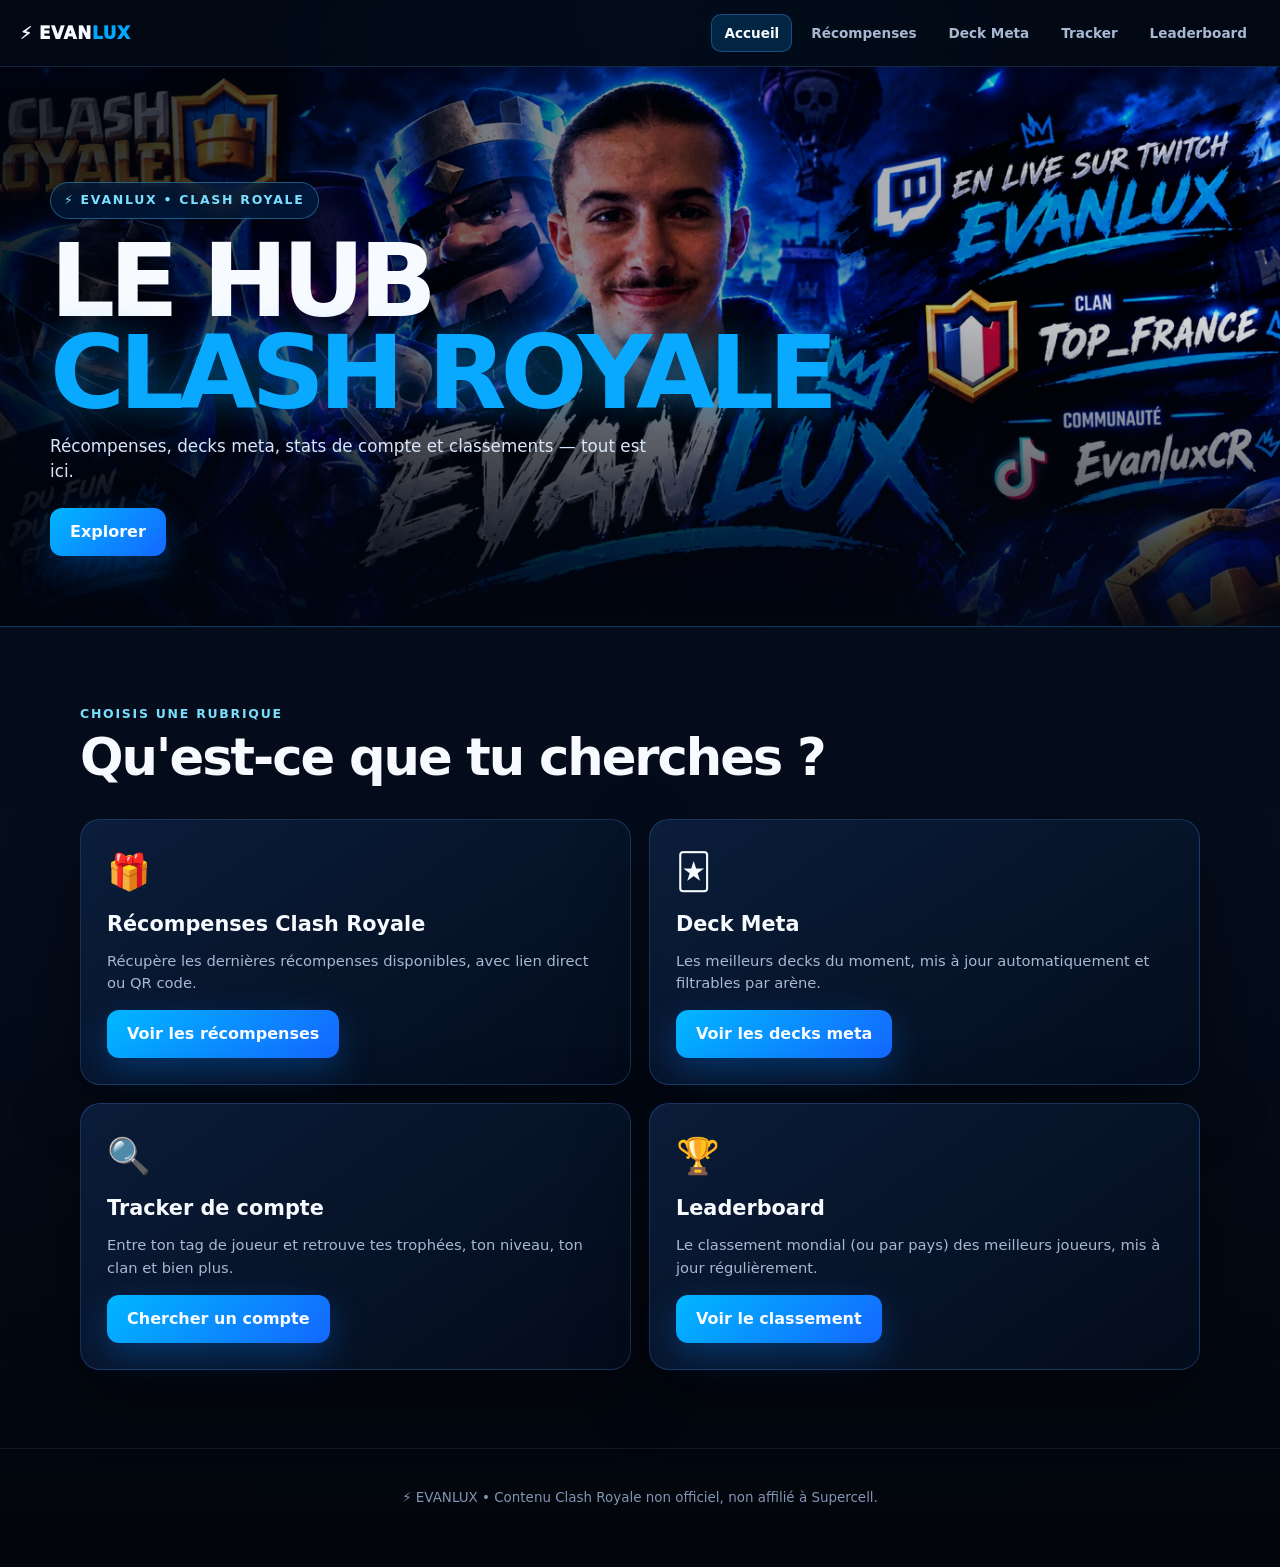
<file: index.html>
<!doctype html>
<html lang="fr">
<head>
  <meta charset="utf-8">
  <meta name="viewport" content="width=device-width, initial-scale=1">
  <meta name="description" content="EvANLUX Clash Royale — récompenses, decks meta, tracker de compte et leaderboard.">
  <title>EvANLUX • Clash Royale Hub</title>

  <meta property="og:title" content="EvANLUX • Clash Royale Hub">
  <meta property="og:description" content="Récompenses, decks meta, tracker de compte et leaderboard Clash Royale.">
  <meta property="og:image" content="assets/banniere.jpeg">
  <meta property="og:type" content="website">
  <meta name="twitter:card" content="summary_large_image">
  <meta name="twitter:title" content="EvANLUX • Clash Royale Hub">
  <meta name="twitter:image" content="assets/banniere.jpeg">

  <link rel="stylesheet" href="style.css">
</head>
<body>
  <nav class="topnav">
    <div class="topnav__brand">⚡ EVAN<span>LUX</span></div>
    <div class="topnav__links">
      <a href="index.html" class="active">Accueil</a>
      <a href="recompenses.html">Récompenses</a>
      <a href="deck-meta.html">Deck Meta</a>
      <a href="tracker.html">Tracker</a>
      <a href="leaderboard.html">Leaderboard</a>
    </div>
  </nav>

  <header class="hero" id="accueil">
    <div class="hero__image" aria-hidden="true"></div>
    <div class="hero__overlay"></div>
    <div class="hero__content">
      <div class="pill">⚡ EVANLUX • CLASH ROYALE</div>
      <h1>Le Hub<br><span>Clash Royale</span></h1>
      <p>Récompenses, decks meta, stats de compte et classements — tout est ici.</p>
      <a class="btn btn--primary" href="#menu">Explorer</a>
    </div>
  </header>

  <main>
    <section class="section" id="menu">
      <div class="section__eyebrow">CHOISIS UNE RUBRIQUE</div>
      <h2>Qu'est-ce que tu cherches ?</h2>

      <div class="menu-grid">
        <article class="menu-card">
          <div class="menu-card__icon">🎁</div>
          <h3>Récompenses Clash Royale</h3>
          <p>Récupère les dernières récompenses disponibles, avec lien direct ou QR code.</p>
          <a class="btn btn--primary" href="recompenses.html">Voir les récompenses</a>
        </article>

        <article class="menu-card">
          <div class="menu-card__icon">🃏</div>
          <h3>Deck Meta</h3>
          <p>Les meilleurs decks du moment, mis à jour automatiquement et filtrables par arène.</p>
          <a class="btn btn--primary" href="deck-meta.html">Voir les decks meta</a>
        </article>

        <article class="menu-card">
          <div class="menu-card__icon">🔍</div>
          <h3>Tracker de compte</h3>
          <p>Entre ton tag de joueur et retrouve tes trophées, ton niveau, ton clan et bien plus.</p>
          <a class="btn btn--primary" href="tracker.html">Chercher un compte</a>
        </article>

        <article class="menu-card">
          <div class="menu-card__icon">🏆</div>
          <h3>Leaderboard</h3>
          <p>Le classement mondial (ou par pays) des meilleurs joueurs, mis à jour régulièrement.</p>
          <a class="btn btn--primary" href="leaderboard.html">Voir le classement</a>
        </article>
      </div>
    </section>
  </main>

  <footer>
    <p>⚡ EVANLUX • Contenu Clash Royale non officiel, non affilié à Supercell.</p>
  </footer>
</body>
</html>
</file>
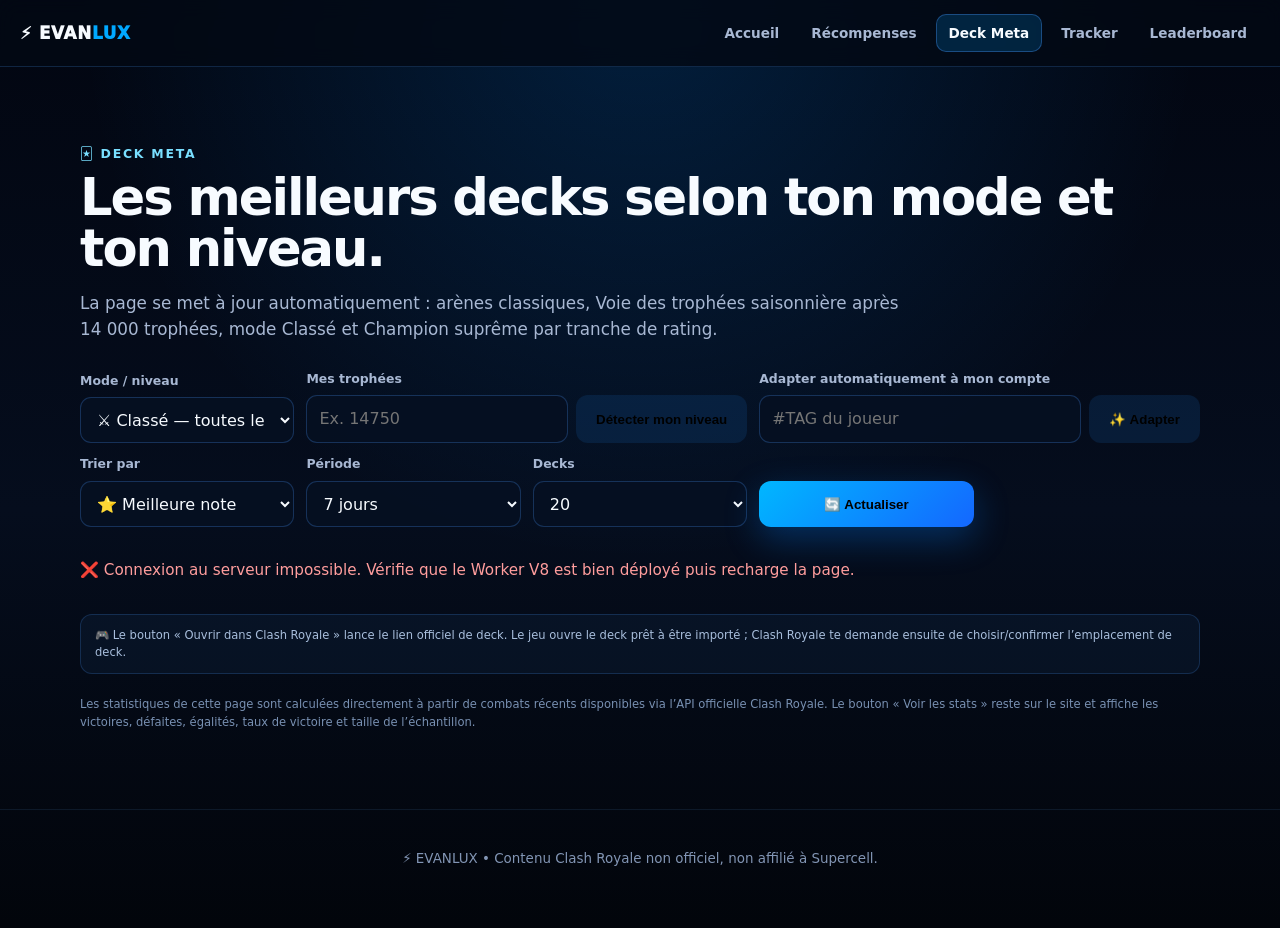
<file: deck-meta.html>
<!doctype html>
<html lang="fr">
<head>
  <meta charset="utf-8">
  <meta name="viewport" content="width=device-width, initial-scale=1">
  <meta name="description" content="Decks meta Clash Royale mis à jour automatiquement : meilleurs decks Ranked et par arène.">
  <title>EvANLUX • Deck Meta</title>
  <link rel="stylesheet" href="style.css">
</head>
<body>
  <nav class="topnav">
    <div class="topnav__brand">⚡ EVAN<span>LUX</span></div>
    <div class="topnav__links">
      <a href="index.html">Accueil</a>
      <a href="recompenses.html">Récompenses</a>
      <a href="deck-meta.html" class="active">Deck Meta</a>
      <a href="tracker.html">Tracker</a>
      <a href="leaderboard.html">Leaderboard</a>
    </div>
  </nav>

  <main>
    <section class="section">
      <div class="section__eyebrow">🃏 DECK META</div>
      <h2>Les meilleurs decks selon ton mode et ton niveau.</h2>
      <p class="lead">La page se met à jour automatiquement : arènes classiques, Voie des trophées saisonnière après 14 000 trophées, mode Classé et Champion suprême par tranche de rating.</p>

      <div class="meta-controls">
        <div class="meta-control">
          <label for="arena-select">Mode / niveau</label>
          <select id="arena-select"></select>
        </div>

        <div class="meta-control meta-control--trophies">
          <label for="trophy-input">Mes trophées</label>
          <div class="meta-inline">
            <input id="trophy-input" type="number" min="0" max="25000" step="1" placeholder="Ex. 14750">
            <button id="detect-arena-btn" class="btn btn--secondary" type="button">Détecter mon niveau</button>
          </div>
        </div>

        <div class="meta-control meta-control--trophies">
          <label for="meta-player-tag">Adapter automatiquement à mon compte</label>
          <div class="meta-inline">
            <input id="meta-player-tag" type="text" placeholder="#TAG du joueur" autocomplete="off" spellcheck="false">
            <button id="detect-player-btn" class="btn btn--secondary" type="button">✨ Adapter</button>
          </div>
        </div>

        <div class="meta-control">
          <label for="sort-select">Trier par</label>
          <select id="sort-select">
            <option value="rating" selected>⭐ Meilleure note</option>
            <option value="win">🔥 Taux de victoire</option>
            <option value="pop">📈 Popularité</option>
          </select>
        </div>

        <div class="meta-control">
          <label for="time-select">Période</label>
          <select id="time-select">
            <option value="1d">24 heures</option>
            <option value="3d">3 jours</option>
            <option value="7d" selected>7 jours</option>
          </select>
        </div>

        <div class="meta-control">
          <label for="deck-limit-select">Decks</label>
          <select id="deck-limit-select">
            <option value="10">10</option>
            <option value="20" selected>20</option>
            <option value="30">30</option>
          </select>
        </div>

        <button id="meta-refresh-btn" class="btn btn--primary meta-refresh" type="button">🔄 Actualiser</button>
      </div>

      <div id="meta-context" class="meta-context"></div>
      <div id="meta-state" class="state-msg">Chargement des decks meta...</div>
      <div id="meta-grid" class="meta-deck-grid"></div>

      <p class="meta-source-note meta-game-note">🎮 Le bouton « Ouvrir dans Clash Royale » lance le lien officiel de deck. Le jeu ouvre le deck prêt à être importé ; Clash Royale te demande ensuite de choisir/confirmer l’emplacement de deck.</p>

      <p class="meta-source-note">
        Les statistiques de cette page sont calculées directement à partir de combats récents disponibles via l’API officielle Clash Royale. Le bouton « Voir les stats » reste sur le site et affiche les victoires, défaites, égalités, taux de victoire et taille de l’échantillon.
      </p>
    </section>
  </main>

  <footer>
    <p>⚡ EVANLUX • Contenu Clash Royale non officiel, non affilié à Supercell.</p>
  </footer>

  <script src="config.js?v=8"></script>
  <script src="deck-meta.js?v=9"></script>
</body>
</html>
</file>
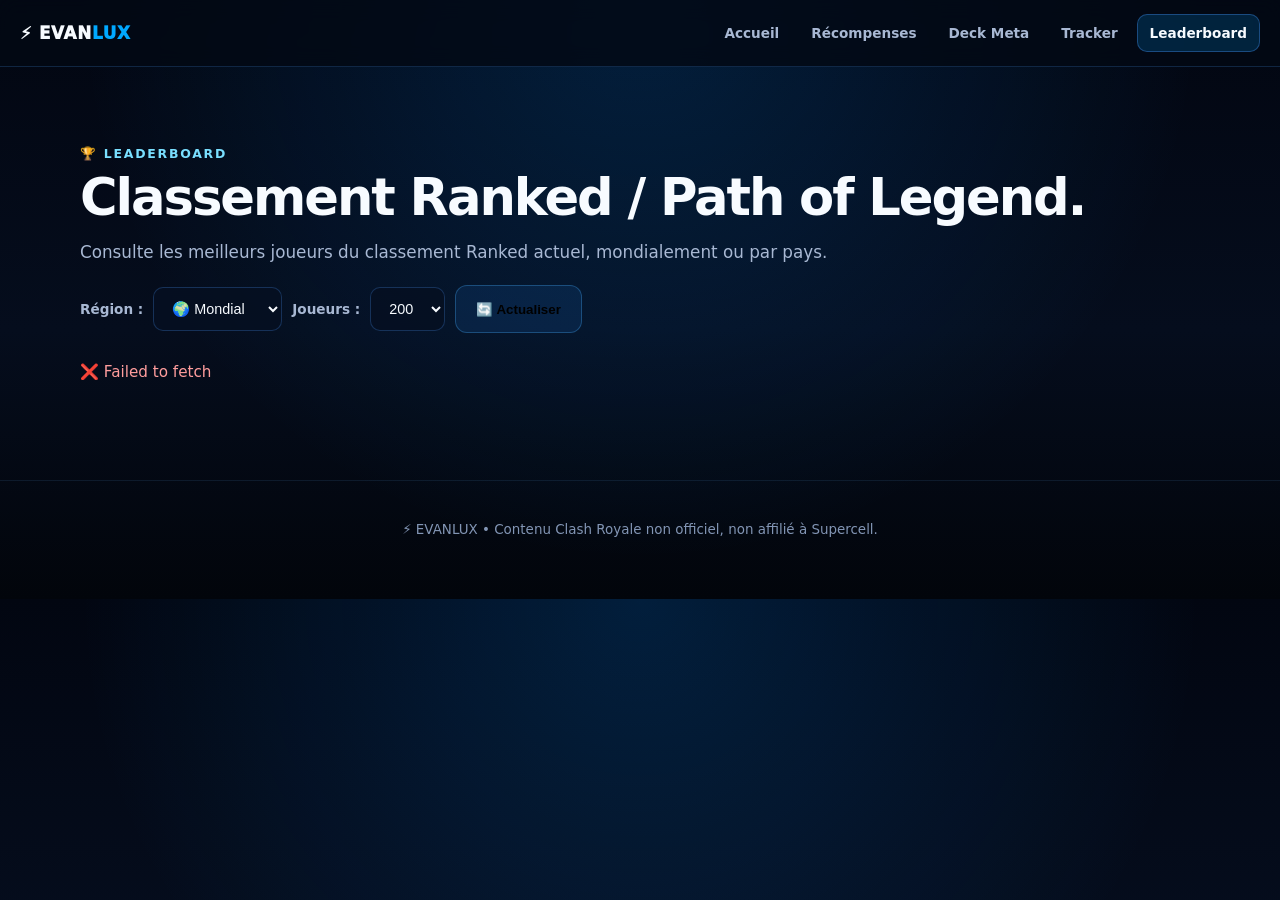
<file: leaderboard.html>
<!doctype html>
<html lang="fr">
<head>
  <meta charset="utf-8">
  <meta name="viewport" content="width=device-width, initial-scale=1">
  <meta name="description" content="Classement Clash Royale Ranked / Path of Legend mondial et par pays.">
  <title>EvANLUX • Leaderboard Ranked</title>
  <link rel="stylesheet" href="style.css">
</head>
<body>
  <nav class="topnav">
    <div class="topnav__brand">⚡ EVAN<span>LUX</span></div>
    <div class="topnav__links">
      <a href="index.html">Accueil</a>
      <a href="recompenses.html">Récompenses</a>
      <a href="deck-meta.html">Deck Meta</a>
      <a href="tracker.html">Tracker</a>
      <a href="leaderboard.html" class="active">Leaderboard</a>
    </div>
  </nav>

  <main>
    <section class="section">
      <div class="section__eyebrow">🏆 LEADERBOARD</div>
      <h2>Classement Ranked / Path of Legend.</h2>
      <p class="lead">Consulte les meilleurs joueurs du classement Ranked actuel, mondialement ou par pays.</p>

      <div class="leaderboard-controls">
        <label for="region-select">Région :</label>
        <select id="region-select">
          <option value="global">🌍 Mondial</option>
          <option value="57000087">🇫🇷 France</option>
          <option value="57000029">🇧🇪 Belgique</option>
          <option value="57000047">🇨🇦 Canada</option>
        </select>

        <label for="limit-select">Joueurs :</label>
        <select id="limit-select">
          <option value="50">50</option>
          <option value="100">100</option>
          <option value="200" selected>200</option>
          <option value="500">500</option>
        </select>

        <button id="refresh-btn" class="btn btn--secondary">🔄 Actualiser</button>
      </div>

      <div id="state" class="state-msg">Chargement du classement...</div>

      <div class="table-scroll">
        <table class="leaderboard-table" id="leaderboard-table" style="display:none">
          <thead id="leaderboard-head"></thead>
          <tbody id="leaderboard-body"></tbody>
        </table>
      </div>
    </section>
  </main>

  <footer>
    <p>⚡ EVANLUX • Contenu Clash Royale non officiel, non affilié à Supercell.</p>
  </footer>

  <script src="config.js?v=8"></script>
  <script src="leaderboard.js?v=8"></script>
</body>
</html>
</file>
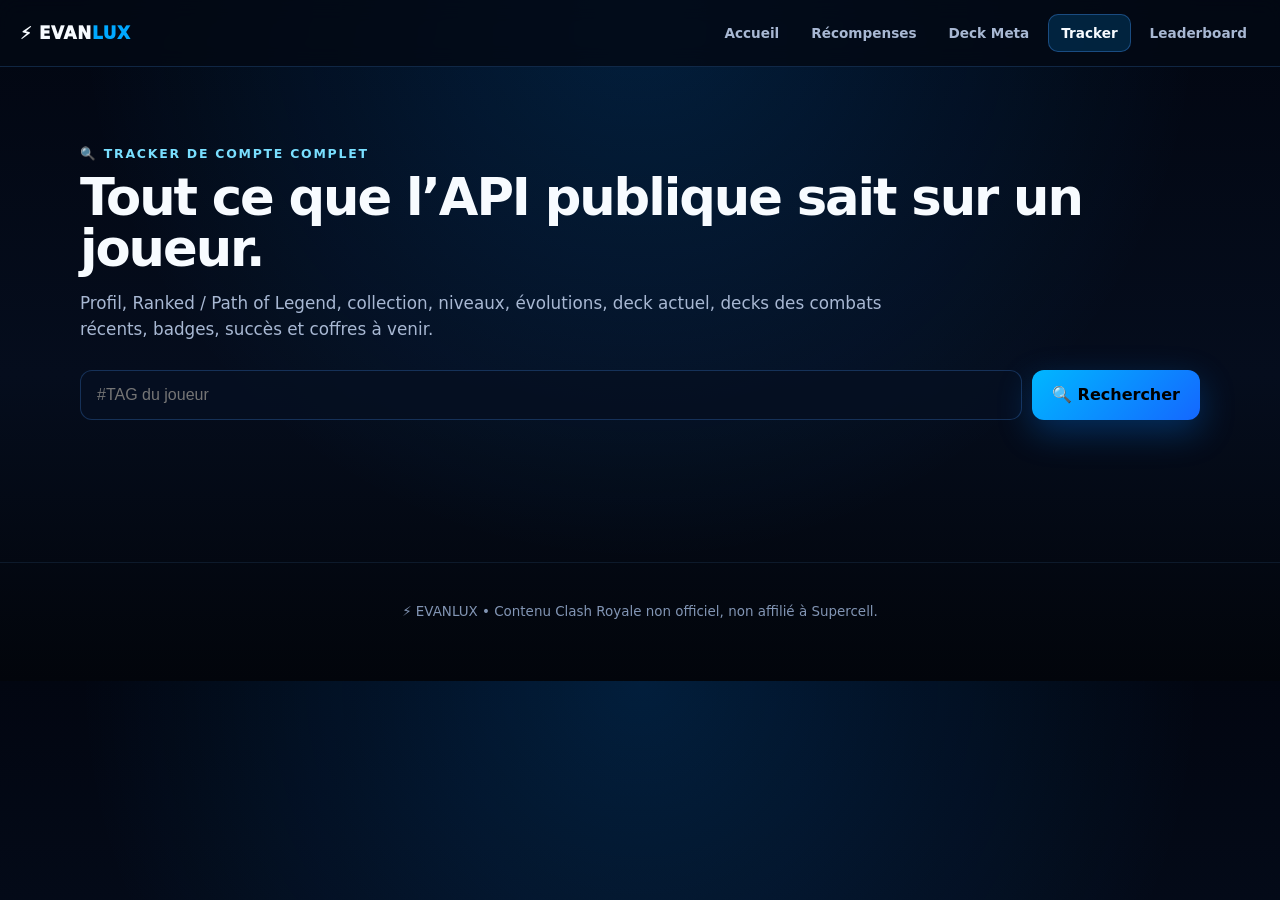
<file: tracker.html>
<!doctype html>
<html lang="fr">
<head>
  <meta charset="utf-8">
  <meta name="viewport" content="width=device-width, initial-scale=1">
  <meta name="description" content="Tracker Clash Royale complet : profil, Ranked, decks récents, cartes, évolutions, badges et coffres.">
  <title>EvANLUX • Tracker complet</title>
  <link rel="stylesheet" href="style.css">
</head>
<body>
  <nav class="topnav">
    <div class="topnav__brand">⚡ EVAN<span>LUX</span></div>
    <div class="topnav__links">
      <a href="index.html">Accueil</a>
      <a href="recompenses.html">Récompenses</a>
      <a href="deck-meta.html">Deck Meta</a>
      <a href="tracker.html" class="active">Tracker</a>
      <a href="leaderboard.html">Leaderboard</a>
    </div>
  </nav>

  <main>
    <section class="section">
      <div class="section__eyebrow">🔍 TRACKER DE COMPTE COMPLET</div>
      <h2>Tout ce que l’API publique sait sur un joueur.</h2>
      <p class="lead">Profil, Ranked / Path of Legend, collection, niveaux, évolutions, deck actuel, decks des combats récents, badges, succès et coffres à venir.</p>

      <form id="tracker-form" class="search-box">
        <input type="text" id="tag-input" placeholder="#TAG du joueur" autocomplete="off" spellcheck="false">
        <button type="submit" class="btn btn--primary">🔍 Rechercher</button>
      </form>

      <div id="state" class="state-msg"></div>

      <article id="profile-card" class="profile-card profile-card--wide">
        <div class="profile-head">
          <div>
            <h2 id="p-name">—</h2>
            <div class="tag" id="p-tag">—</div>
          </div>
          <div class="profile-head__meta" id="p-clan"></div>
        </div>

        <details class="profile-collapse" id="p-stats-section">
          <summary><span>📊 Statistiques complètes</span><span class="collapse-hint">Voir les stats</span></summary>
          <div class="collapse-content">
            <div class="stat-grid" id="p-stats"></div>
          </div>
        </details>

        <details class="profile-collapse" id="p-pol-section">
          <summary><span>🏅 Ranked / Path of Legend</span><span class="collapse-hint">Ligue, rating, rang</span></summary>
          <div class="collapse-content">
            <div class="stat-grid" id="p-pol"></div>
          </div>
        </details>

        <details class="profile-collapse" id="p-progress-section">
          <summary><span>🛣️ Progression des modes</span><span class="collapse-hint">Voir les progressions</span></summary>
          <div class="collapse-content">
            <div class="progress-grid" id="p-progress"></div>
          </div>
        </details>

        <details class="profile-collapse" id="p-favcard-section">
          <summary><span>⭐ Carte favorite</span><span class="collapse-hint">Afficher</span></summary>
          <div class="collapse-content">
            <div class="fav-card" id="p-favcard"></div>
          </div>
        </details>

        <details class="profile-collapse" id="p-deck-section">
          <summary><span>🃏 Decks du joueur</span><span class="collapse-hint">Deck actuel + Best deck récent</span></summary>
          <div class="collapse-content">
            <div id="p-current-deck-wrap">
              <h4 class="collapse-subtitle">🃏 Deck actuel</h4>
              <div class="deck-grid" id="p-deck"></div>
              <div id="p-support-deck-wrap" class="sub-block">
                <h4>🏰 Troupe de tour / Support du deck</h4>
                <div class="deck-grid" id="p-support-deck"></div>
              </div>
            </div>

            <div id="p-best-deck-wrap" class="sub-block best-deck-block">
              <div class="section-row section-row--wrap">
                <h4 class="collapse-subtitle">🔥 Best deck récent</h4>
                <span class="mini-note" id="p-best-deck-meta"></span>
              </div>
              <p class="mini-note">Calculé uniquement à partir des combats récents disponibles dans l’API.</p>
              <div class="deck-grid" id="p-best-deck"></div>
            </div>
          </div>
        </details>

        <details class="profile-collapse" id="p-battles-section">
          <summary>
            <span>⚔️ Combats récemment joués</span>
            <span class="collapse-hint" id="p-battle-summary"></span>
          </summary>
          <div class="collapse-content">
            <div class="battle-list" id="p-battles"></div>
          </div>
        </details>

        <details class="profile-collapse" id="p-chests-section">
          <summary><span>📦 Coffres à venir</span><span class="collapse-hint">Afficher</span></summary>
          <div class="collapse-content">
            <div class="chest-list" id="p-chests"></div>
          </div>
        </details>

        <details class="profile-collapse" id="p-cards-section">
          <summary>
            <span>🗂️ Collection complète de cartes</span>
            <span class="collapse-hint" id="p-card-summary"></span>
          </summary>
          <div class="collapse-content">
            <div class="section-row section-row--wrap collection-toolbar">
              <span class="mini-note">Niveaux, quantités, raretés, évolutions et héros.</span>
              <input class="collection-search" id="card-filter" type="search" placeholder="Filtrer une carte...">
            </div>
            <div class="collection-grid" id="p-cards"></div>
          </div>
        </details>

        <details class="profile-collapse" id="p-support-cards-section">
          <summary><span>🏰 Cartes de support / troupes de tour</span><span class="collapse-hint">Afficher</span></summary>
          <div class="collapse-content">
            <div class="collection-grid" id="p-support-cards"></div>
          </div>
        </details>

        <details class="profile-collapse" id="p-badges-section">
          <summary><span>🎖️ Badges</span><span class="collapse-hint">Afficher</span></summary>
          <div class="collapse-content">
            <div class="detail-grid" id="p-badges"></div>
          </div>
        </details>

        <details class="profile-collapse" id="p-achievements-section">
          <summary><span>🏆 Succès / achievements</span><span class="collapse-hint">Afficher</span></summary>
          <div class="collapse-content">
            <div class="detail-grid" id="p-achievements"></div>
          </div>
        </details>

        <details class="profile-collapse raw-details">
          <summary><span>🧪 Données API brutes</span><span class="collapse-hint">Tous les champs</span></summary>
          <div class="collapse-content">
            <pre id="p-raw"></pre>
          </div>
        </details>
      </article>

    </section>
  </main>

  <footer>
    <p>⚡ EVANLUX • Contenu Clash Royale non officiel, non affilié à Supercell.</p>
  </footer>

  <script src="config.js?v=8"></script>
  <script src="tracker.js?v=8"></script>
</body>
</html>
</file>
<file: style.css>
:root{
  --bg:#030712;
  --bg-2:#071226;
  --card:rgba(10,24,49,.78);
  --line:rgba(72,153,255,.25);
  --blue:#00a8ff;
  --blue-2:#176cff;
  --cyan:#00d9ff;
  --white:#f7fbff;
  --muted:#a8b8d3;
  --shadow:0 20px 70px rgba(0,0,0,.45);
}

*{box-sizing:border-box}
html{scroll-behavior:smooth}
body{
  margin:0;
  background:
    radial-gradient(circle at 50% 0%, rgba(0,140,255,.18), transparent 35rem),
    linear-gradient(180deg,#020611 0%,#050d1d 55%,#02050b 100%);
  color:var(--white);
  font-family:Inter,ui-sans-serif,system-ui,-apple-system,BlinkMacSystemFont,"Segoe UI",sans-serif;
  line-height:1.5;
}
a{color:inherit;text-decoration:none}

/* ===== NAVIGATION ===== */
.topnav{
  position:sticky;
  top:0;
  z-index:50;
  display:flex;
  align-items:center;
  justify-content:space-between;
  gap:16px;
  padding:14px 20px;
  background:rgba(3,9,20,.82);
  backdrop-filter:blur(10px);
  border-bottom:1px solid rgba(72,153,255,.2);
}
.topnav__brand{
  font-weight:1000;
  letter-spacing:.04em;
  font-size:1.05rem;
  color:var(--white);
}
.topnav__brand span{color:var(--blue)}
.topnav__links{
  display:flex;
  gap:6px;
  flex-wrap:wrap;
}
.topnav__links a{
  padding:8px 12px;
  border-radius:10px;
  font-size:.85rem;
  font-weight:800;
  color:var(--muted);
  border:1px solid transparent;
}
.topnav__links a:hover{color:var(--white);background:rgba(0,161,255,.12)}
.topnav__links a.active{
  color:var(--white);
  background:rgba(0,161,255,.18);
  border-color:rgba(72,153,255,.35);
}

/* ===== HOME / MENU PRINCIPAL ===== */
.menu-grid{
  display:grid;
  grid-template-columns:repeat(2,1fr);
  gap:18px;
  margin-top:36px;
}
.menu-card{
  border:1px solid var(--line);
  background:linear-gradient(145deg,rgba(13,33,65,.82),rgba(4,13,29,.82));
  box-shadow:var(--shadow);
  border-radius:20px;
  padding:26px;
  display:flex;
  flex-direction:column;
  gap:10px;
  transition:.2s ease;
}
.menu-card:hover{transform:translateY(-3px);border-color:rgba(0,169,255,.5)}
.menu-card__icon{font-size:2.2rem}
.menu-card h3{margin:0;font-size:1.3rem}
.menu-card p{margin:0;color:var(--muted);font-size:.92rem;flex-grow:1}
.menu-card .btn{align-self:flex-start;margin-top:6px}
.menu-card--soon{opacity:.75}
.menu-card--soon .btn{background:rgba(255,255,255,.06);box-shadow:none;cursor:default}
.menu-card--soon .btn:hover{transform:none;filter:none}
.badge-soon{
  display:inline-block;
  font-size:.68rem;
  font-weight:900;
  letter-spacing:.08em;
  color:#ffd966;
  background:rgba(255,217,102,.14);
  border:1px solid rgba(255,217,102,.35);
  padding:3px 8px;
  border-radius:999px;
  width:fit-content;
}
@media(max-width:700px){
  .menu-grid{grid-template-columns:1fr}
}

/* ===== TRACKER ===== */
.search-box{
  display:flex;
  gap:10px;
  flex-wrap:wrap;
  margin:28px 0;
}
.search-box input{
  flex:1;
  min-width:220px;
  min-height:50px;
  padding:0 16px;
  border-radius:12px;
  border:1px solid var(--line);
  background:rgba(6,16,34,.85);
  color:var(--white);
  font-size:1rem;
}
.search-box input:focus{outline:2px solid var(--blue)}
.search-box .btn{border:none;cursor:pointer;font-family:inherit;font-size:1rem}
.state-msg{
  color:var(--muted);
  padding:18px 0;
  font-size:.95rem;
}
.state-msg--error{color:#ff9d9d}
.profile-card{
  border:1px solid var(--line);
  background:linear-gradient(145deg,rgba(13,33,65,.82),rgba(4,13,29,.82));
  box-shadow:var(--shadow);
  border-radius:20px;
  padding:28px;
  display:none;
}
.profile-card.is-visible{display:block}
.profile-head{
  display:flex;
  justify-content:space-between;
  align-items:flex-start;
  flex-wrap:wrap;
  gap:12px;
  margin-bottom:22px;
}
.profile-head h2{margin:0 0 4px}
.profile-head .tag{color:var(--cyan);font-weight:800;font-size:.9rem}
.stat-grid{
  display:grid;
  grid-template-columns:repeat(auto-fit,minmax(140px,1fr));
  gap:14px;
}
.stat-box{
  border:1px solid rgba(72,153,255,.18);
  background:rgba(0,20,45,.5);
  border-radius:14px;
  padding:14px;
}
.stat-box .label{
  color:var(--muted);
  font-size:.72rem;
  text-transform:uppercase;
  letter-spacing:.08em;
  font-weight:800;
}
.stat-box .value{
  font-size:1.4rem;
  font-weight:1000;
  margin-top:4px;
}

.profile-subsection{margin-top:28px}
.profile-subtitle{
  font-size:.95rem;
  text-transform:uppercase;
  letter-spacing:.06em;
  color:#bfe4ff;
  margin:0 0 14px;
}
.fav-card{
  display:flex;
  align-items:center;
  gap:16px;
  border:1px solid rgba(72,153,255,.18);
  background:rgba(0,20,45,.5);
  border-radius:14px;
  padding:14px 18px;
  width:fit-content;
}
.fav-card img{width:56px;height:auto;border-radius:8px}
.fav-card .fav-card__name{font-weight:900;font-size:1.05rem}
.fav-card .fav-card__meta{color:var(--muted);font-size:.82rem;margin-top:2px}
.deck-grid{
  display:grid;
  grid-template-columns:repeat(auto-fill,minmax(90px,1fr));
  gap:12px;
}
.deck-card{
  border:1px solid rgba(72,153,255,.18);
  background:rgba(0,20,45,.5);
  border-radius:14px;
  padding:10px;
  text-align:center;
}
.deck-card img{width:100%;max-width:70px;border-radius:8px}
.deck-card .deck-card__name{
  font-size:.72rem;
  font-weight:800;
  margin-top:6px;
  line-height:1.2;
}
.deck-card .deck-card__level{
  font-size:.68rem;
  color:var(--muted);
  margin-top:2px;
}
.deck-card .deck-card__elixir{
  display:inline-block;
  margin-top:6px;
  background:rgba(180,0,255,.18);
  border:1px solid rgba(200,120,255,.4);
  color:#e6bbff;
  font-weight:900;
  font-size:.72rem;
  border-radius:999px;
  padding:1px 8px;
}

/* ===== LEADERBOARD ===== */
.leaderboard-controls{
  display:flex;
  gap:10px;
  align-items:center;
  margin:20px 0 10px;
  flex-wrap:wrap;
}
.leaderboard-controls select{
  min-height:44px;
  padding:0 14px;
  border-radius:10px;
  border:1px solid var(--line);
  background:rgba(6,16,34,.85);
  color:var(--white);
  font-size:.9rem;
}
.leaderboard-table{
  width:100%;
  border-collapse:collapse;
  margin-top:16px;
  overflow:hidden;
  border-radius:16px;
  border:1px solid var(--line);
}
.leaderboard-table th,.leaderboard-table td{
  padding:12px 14px;
  text-align:left;
  font-size:.9rem;
}
.leaderboard-table thead{
  background:rgba(0,90,180,.22);
}
.leaderboard-table th{
  color:#bfe4ff;
  text-transform:uppercase;
  font-size:.72rem;
  letter-spacing:.08em;
}
.leaderboard-table tbody tr{
  border-top:1px solid rgba(72,153,255,.12);
}
.leaderboard-table tbody tr:nth-child(odd){background:rgba(255,255,255,.02)}
.leaderboard-table .rank{font-weight:1000;color:var(--cyan)}
.leaderboard-table .trophies{font-weight:900;color:#ffd966}

/* ===== SETUP NOTICE ===== */
.setup-note{
  border:1px solid rgba(255,217,102,.35);
  background:rgba(255,217,102,.08);
  border-radius:14px;
  padding:16px 18px;
  color:#ffe9a8;
  font-size:.88rem;
  margin-top:22px;
}
.setup-note code{
  background:rgba(0,0,0,.35);
  padding:2px 6px;
  border-radius:6px;
}
.hero{
  min-height:560px;
  position:relative;
  overflow:hidden;
  display:flex;
  align-items:flex-end;
  border-bottom:1px solid rgba(0,174,255,.3);
}
.hero__image{
  position:absolute;
  inset:0;
  background-image:url("assets/banniere.jpeg");
  background-size:cover;
  background-position:center;
  filter:saturate(1.12) contrast(1.05);
  transform:scale(1.02);
}
.hero__overlay{
  position:absolute;
  inset:0;
  background:
    linear-gradient(90deg,rgba(0,4,13,.88) 0%,rgba(0,5,15,.48) 45%,rgba(0,5,15,.12) 100%),
    linear-gradient(0deg,rgba(2,6,17,.92) 0%,transparent 55%);
}
.hero__content{
  position:relative;
  z-index:2;
  width:min(1180px,calc(100% - 40px));
  margin:0 auto;
  padding:80px 0 70px;
}
.pill,.section__eyebrow{
  color:#79dfff;
  font-size:.78rem;
  font-weight:900;
  letter-spacing:.14em;
}
.pill{
  display:inline-block;
  padding:8px 13px;
  border:1px solid rgba(72,202,255,.38);
  background:rgba(0,32,72,.6);
  border-radius:999px;
  backdrop-filter:blur(8px);
}
h1{
  margin:16px 0 15px;
  font-size:clamp(3rem,8vw,6.5rem);
  line-height:.9;
  letter-spacing:-.06em;
  text-transform:uppercase;
  text-shadow:0 10px 30px rgba(0,0,0,.45);
}
h1 span{
  color:#08a9ff;
  text-shadow:0 0 35px rgba(0,169,255,.45);
}
.hero p{
  max-width:620px;
  color:#d8e6fb;
  font-size:1.05rem;
  margin:0 0 24px;
}
.btn{
  display:inline-flex;
  align-items:center;
  justify-content:center;
  gap:8px;
  min-height:48px;
  padding:0 20px;
  border-radius:12px;
  font-weight:900;
  transition:.2s ease;
}
.btn--primary{
  background:linear-gradient(135deg,#00b7ff,#1467ff);
  box-shadow:0 12px 35px rgba(0,130,255,.3);
}
.btn--primary:hover{transform:translateY(-2px);filter:brightness(1.08)}
.section{
  width:min(1120px,calc(100% - 32px));
  margin:0 auto;
  padding:78px 0;
}
h2{
  margin:8px 0 12px;
  font-size:clamp(2rem,4vw,3.4rem);
  line-height:1;
  letter-spacing:-.04em;
}
.lead{
  max-width:820px;
  color:var(--muted);
  font-size:1.05rem;
}
.steps{
  display:grid;
  grid-template-columns:repeat(3,1fr);
  gap:16px;
  margin-top:36px;
}
.step,.reward-card,.creator-card{
  border:1px solid var(--line);
  background:linear-gradient(145deg,rgba(13,33,65,.82),rgba(4,13,29,.82));
  box-shadow:var(--shadow);
  border-radius:20px;
}
.step{
  padding:22px;
  display:flex;
  gap:16px;
}
.step>span{
  color:var(--cyan);
  font-weight:1000;
  font-size:1.25rem;
}
.step h3{margin:0 0 5px}
.step p{margin:0;color:var(--muted);font-size:.92rem}
.section-heading{
  display:flex;
  align-items:end;
  justify-content:space-between;
  gap:20px;
  margin-bottom:28px;
}
.live-badge{
  border:1px solid rgba(45,255,174,.22);
  color:#a6ffd8;
  padding:8px 12px;
  border-radius:999px;
  background:rgba(0,80,50,.2);
  font-size:.8rem;
  font-weight:800;
}
.live-badge i{
  display:inline-block;
  width:7px;height:7px;border-radius:50%;
  background:#35e99d;
  box-shadow:0 0 12px #35e99d;
  margin-right:7px;
}
.reward-grid{
  display:grid;
  grid-template-columns:repeat(3,1fr);
  gap:18px;
}
.reward-card{
  padding:22px;
  position:relative;
  overflow:hidden;
}
.reward-card:before{
  content:"";
  position:absolute;
  width:150px;height:150px;
  right:-75px;top:-75px;
  border-radius:50%;
  background:rgba(0,163,255,.17);
  filter:blur(3px);
}
.reward-tag{
  display:inline-block;
  color:#72dfff;
  font-size:.72rem;
  letter-spacing:.12em;
  font-weight:900;
  padding:5px 10px;
  border-radius:999px;
  background:rgba(0,163,255,.14);
  border:1px solid rgba(0,163,255,.3);
}
.reward-tag--or{color:#ffd966;background:rgba(255,217,102,.14);border-color:rgba(255,217,102,.35)}
.reward-tag--emote{color:#ff9de2;background:rgba(255,157,226,.14);border-color:rgba(255,157,226,.35)}
.reward-tag--banniere{color:#8fe38f;background:rgba(143,227,143,.14);border-color:rgba(143,227,143,.35)}
.reward-tag--skin{color:#c49bff;background:rgba(196,155,255,.14);border-color:rgba(196,155,255,.35)}
.reward-actions .btn--secondary:disabled{opacity:.7;cursor:default;transform:none}
.reward-actions button.btn{border:none;cursor:pointer;font-family:inherit}
.reward-card h3{
  font-size:1.35rem;
  margin:7px 0 8px;
}
.reward-card p{
  color:var(--muted);
  font-size:.9rem;
  min-height:48px;
  margin:0 0 18px;
}
.qr-wrap{
  background:white;
  border-radius:14px;
  padding:12px;
  width:164px;
  height:164px;
  display:grid;
  place-items:center;
  margin:0 auto 18px;
}
.qr-wrap canvas{max-width:140px;max-height:140px}
.reward-actions{display:grid;gap:9px}
.reward-actions .btn{width:100%;font-size:.9rem}
.btn--secondary{
  background:rgba(22,93,164,.2);
  border:1px solid rgba(75,175,255,.3);
}
.btn--secondary:hover{background:rgba(22,113,196,.3)}
.creator-card{
  padding:30px;
  display:flex;
  align-items:center;
  justify-content:space-between;
  gap:25px;
}
.creator-card h2{margin-bottom:8px}
.creator-card p{margin:0;color:var(--muted)}
.socials{display:flex;gap:10px;flex-wrap:wrap}
.social{
  padding:11px 15px;
  border-radius:12px;
  border:1px solid rgba(110,180,255,.25);
  background:rgba(255,255,255,.04);
  font-weight:900;
}
.social:hover{background:rgba(0,161,255,.16)}
footer{
  text-align:center;
  padding:35px 20px 55px;
  border-top:1px solid rgba(87,153,220,.12);
  color:#8295b4;
  font-size:.84rem;
}
footer p{margin:4px}
@media(max-width:900px){
  .reward-grid{grid-template-columns:repeat(2,1fr)}
  .steps{grid-template-columns:1fr}
  .hero{min-height:500px}
}
@media(max-width:620px){
  .hero{min-height:500px}
  .hero__image{background-position:57% center}
  .hero__content{padding-bottom:48px}
  .hero p{font-size:.95rem}
  .section{padding:58px 0}
  .section-heading,.creator-card{align-items:flex-start;flex-direction:column}
  .reward-grid{grid-template-columns:1fr}
  .qr-wrap{width:180px;height:180px}
  h1{font-size:3.2rem}
}

/* ===== TRACKER COMPLET / RANKED 2026 ===== */
.state-msg--success{color:#8cf0bf}
.profile-card--wide{padding:clamp(18px,3vw,30px)}
.profile-head__meta{display:flex;gap:8px;align-items:center;flex-wrap:wrap}
.pill-lite{display:inline-flex;gap:6px;align-items:center;border:1px solid rgba(72,202,255,.3);background:rgba(0,50,90,.35);padding:7px 11px;border-radius:999px;color:#ccecff;font-weight:800;font-size:.82rem}
.pill-lite small{color:var(--muted)}
.stat-box .value{font-size:clamp(1rem,2.1vw,1.35rem);overflow-wrap:anywhere}
.section-row{display:flex;justify-content:space-between;align-items:center;gap:16px}
.section-row--wrap{flex-wrap:wrap}
.mini-note{color:var(--muted);font-size:.8rem}
.sub-block{margin-top:18px}
.sub-block h4{color:#bfe4ff;margin:0 0 10px;font-size:.88rem}
.progress-grid,.detail-grid{display:grid;grid-template-columns:repeat(auto-fit,minmax(210px,1fr));gap:12px}
.progress-card,.detail-card{border:1px solid rgba(72,153,255,.18);background:rgba(0,20,45,.5);border-radius:14px;padding:13px;display:flex;flex-direction:column;gap:4px}
.progress-card__title,.detail-card strong{font-weight:900}
.progress-card small,.detail-card small,.detail-card span{color:var(--muted);font-size:.8rem}
.card-img{object-fit:contain;height:auto}
.card-img--fav{width:62px;max-height:78px}
.card-img--deck{width:100%;max-width:76px;max-height:92px}
.card-img--collection{width:76px;max-height:92px;flex:0 0 auto}
.deck-card__evo{display:inline-block;margin-top:5px;background:rgba(167,83,255,.18);border:1px solid rgba(200,120,255,.38);padding:1px 7px;border-radius:999px;font-size:.68rem;color:#e8c7ff;font-weight:900}
.collection-search{min-height:42px;min-width:min(280px,100%);padding:0 13px;border-radius:10px;border:1px solid var(--line);background:rgba(6,16,34,.85);color:var(--white)}
.collection-grid{display:grid;grid-template-columns:repeat(auto-fill,minmax(245px,1fr));gap:10px;margin-top:12px}
.collection-card{border:1px solid rgba(72,153,255,.18);background:rgba(0,20,45,.5);border-radius:14px;padding:10px;display:flex;gap:10px;min-height:112px}
.collection-card.is-locked{opacity:.5;filter:saturate(.4)}
.collection-card__body{display:flex;flex-direction:column;gap:3px;min-width:0}
.collection-card__body strong{font-size:.9rem}
.collection-card__body span,.collection-card__body small{color:var(--muted);font-size:.74rem}
.card-badges{display:flex;gap:4px;flex-wrap:wrap;margin-top:3px}
.card-badges em{font-style:normal;font-size:.65rem;border:1px solid rgba(189,120,255,.35);border-radius:999px;padding:2px 6px;color:#e4c9ff}
.card-id{opacity:.65}
.empty-note{color:var(--muted);padding:15px}
.chest-list{display:flex;gap:8px;flex-wrap:wrap}
.chest-item{border:1px solid rgba(255,217,102,.25);background:rgba(255,217,102,.07);border-radius:12px;padding:9px 12px;display:flex;gap:8px;align-items:center;font-size:.8rem}
.chest-item strong{color:#ffd966}
.battle-list{display:grid;gap:13px}
.battle-card{border:1px solid rgba(72,153,255,.18);background:rgba(0,20,45,.5);border-radius:16px;padding:14px}
.battle-card--victoire{border-left:4px solid #5be39d}
.battle-card--defaite{border-left:4px solid #ff7e88}
.battle-card--egalite{border-left:4px solid #c3c9d8}
.battle-card__top{display:flex;justify-content:space-between;gap:12px;align-items:flex-start;margin-bottom:12px}
.battle-card__top>div:first-child{display:flex;flex-direction:column;gap:2px}
.battle-card__top span,.battle-card__top time{color:var(--muted);font-size:.72rem}
.battle-card__right{display:flex;gap:8px;flex-wrap:wrap;justify-content:flex-end;text-align:right}
.battle-versus{display:grid;grid-template-columns:1fr 1fr;gap:16px}
.battle-player{font-weight:900;font-size:.82rem;margin-bottom:7px}
.battle-player small{font-weight:500;color:var(--muted)}
.battle-player--enemy{text-align:right}
.mini-deck{display:grid;grid-template-columns:repeat(4,minmax(38px,1fr));gap:5px}
.mini-card{position:relative;text-align:center;background:rgba(255,255,255,.025);border-radius:8px;padding:3px}
.mini-card img{width:100%;max-width:54px;height:auto}
.mini-card span{position:absolute;right:1px;bottom:1px;background:rgba(0,0,0,.78);border-radius:7px;padding:1px 4px;font-size:.58rem;font-weight:900;color:#fff}
.mini-support{font-size:.68rem;color:var(--muted);margin-top:5px}
.raw-details{border:1px solid rgba(72,153,255,.18);background:rgba(0,20,45,.5);border-radius:14px;padding:12px}
.raw-details summary{cursor:pointer;font-weight:900;color:#bfe4ff}
.raw-details pre{white-space:pre-wrap;word-break:break-word;max-height:600px;overflow:auto;font-size:.72rem;color:#c9d8ec;margin-top:12px}
.leaderboard-controls label{color:var(--muted);font-size:.85rem;font-weight:800}
.table-scroll{overflow-x:auto}
.leaderboard-table .rating{font-weight:900;color:#d5a6ff}
.leaderboard-table .tag-cell{color:var(--muted);font-size:.78rem}
.player-link{font-weight:900;color:#eaf6ff}
.player-link:hover{color:var(--cyan)}
@media(max-width:700px){
  .battle-versus{grid-template-columns:1fr}
  .battle-player--enemy{text-align:left}
  .battle-card__top{flex-direction:column}
  .battle-card__right{justify-content:flex-start;text-align:left}
  .collection-grid{grid-template-columns:1fr}
}

/* ===== TRACKER COMPACT : SECTIONS DEROULANTES ===== */
.profile-collapse{
  margin-top:14px;
  border:1px solid rgba(72,153,255,.18);
  background:rgba(0,20,45,.38);
  border-radius:14px;
  overflow:hidden;
}
.profile-collapse > summary{
  list-style:none;
  cursor:pointer;
  user-select:none;
  display:flex;
  align-items:center;
  gap:12px;
  min-height:54px;
  padding:13px 48px 13px 15px;
  position:relative;
  font-weight:900;
  color:#dff3ff;
}
.profile-collapse > summary::-webkit-details-marker{display:none}
.profile-collapse > summary::after{
  content:"▾";
  position:absolute;
  right:16px;
  top:50%;
  transform:translateY(-50%);
  font-size:1rem;
  color:var(--cyan);
  transition:transform .18s ease;
}
.profile-collapse[open] > summary::after{
  transform:translateY(-50%) rotate(180deg);
}
.profile-collapse > summary:hover{background:rgba(32,132,220,.08)}
.profile-collapse[open] > summary{border-bottom:1px solid rgba(72,153,255,.14)}
.collapse-hint{
  margin-left:auto;
  color:var(--muted);
  font-size:.76rem;
  font-weight:700;
  text-align:right;
}
.collapse-content{padding:15px}
.collapse-subtitle{margin:0 0 12px;color:#bfe4ff;font-size:.92rem}
.collection-toolbar{margin-bottom:4px}
.best-deck-block{padding-top:16px;border-top:1px solid rgba(72,153,255,.14)}
.best-deck-support{margin-top:9px}
.profile-collapse.raw-details{padding:0}
.profile-collapse.raw-details pre{margin:0;max-height:600px}
.leaderboard-controls select:disabled{opacity:.5;cursor:not-allowed}

@media(max-width:620px){
  .profile-collapse > summary{align-items:flex-start;flex-direction:column;gap:4px;padding-right:44px}
  .collapse-hint{margin-left:0;text-align:left}
}

/* ===== DECK META AUTOMATIQUE ===== */
.meta-controls{
  display:grid;
  grid-template-columns:repeat(5,minmax(145px,1fr));
  gap:12px;
  align-items:end;
  margin:28px 0 12px;
}
.meta-control{display:flex;flex-direction:column;gap:7px;min-width:0}
.meta-control--trophies{grid-column:span 2}
.meta-control label{color:var(--muted);font-size:.78rem;font-weight:900}
.meta-control select,.meta-control input{
  width:100%;
  min-height:46px;
  border:1px solid var(--line);
  border-radius:11px;
  background:rgba(6,16,34,.9);
  color:var(--white);
  padding:0 12px;
  font:inherit;
}
.meta-control select:focus,.meta-control input:focus{outline:2px solid var(--blue)}
.meta-inline{display:flex;gap:8px;min-width:0}
.meta-inline input{min-width:0;flex:1}
.meta-inline .btn{white-space:nowrap;border:none;cursor:pointer}
.meta-refresh{min-height:46px;border:none;cursor:pointer}
.meta-refresh:disabled{opacity:.55;cursor:wait}
.meta-context{display:flex;gap:8px;flex-wrap:wrap;margin:12px 0 2px}
.meta-chip{
  display:inline-flex;
  align-items:center;
  border:1px solid rgba(72,153,255,.22);
  background:rgba(0,48,88,.35);
  color:#ccecff;
  border-radius:999px;
  padding:6px 10px;
  font-size:.73rem;
  font-weight:800;
}
.meta-deck-grid{display:grid;grid-template-columns:repeat(auto-fit,minmax(320px,1fr));gap:16px}
.meta-deck-card{
  border:1px solid rgba(72,153,255,.22);
  background:linear-gradient(145deg,rgba(13,33,65,.82),rgba(4,13,29,.88));
  border-radius:18px;
  padding:16px;
  box-shadow:0 14px 40px rgba(0,0,0,.24);
}
.meta-deck-head{display:flex;gap:12px;align-items:flex-start;margin-bottom:13px}
.meta-rank{
  min-width:42px;
  height:34px;
  display:inline-flex;
  align-items:center;
  justify-content:center;
  border:1px solid rgba(0,217,255,.28);
  background:rgba(0,151,255,.12);
  border-radius:10px;
  color:var(--cyan);
  font-weight:1000;
}
.meta-deck-title{min-width:0;flex:1}
.meta-deck-title h3{margin:0;font-size:1rem;line-height:1.3;overflow-wrap:anywhere}
.meta-deck-stats{display:flex;gap:6px;flex-wrap:wrap;margin-top:6px}
.meta-deck-stats span{
  font-size:.68rem;
  color:var(--muted);
  background:rgba(255,255,255,.035);
  border-radius:999px;
  padding:3px 7px;
}
.meta-card-row{display:grid;grid-template-columns:repeat(8,minmax(38px,1fr));gap:5px}
.meta-card{position:relative;min-width:0;text-align:center}
.meta-card img{width:100%;height:auto;display:block;object-fit:contain;border-radius:7px}
.meta-card span{
  position:absolute;
  right:1px;
  bottom:1px;
  display:flex;
  align-items:center;
  justify-content:center;
  width:20px;
  height:20px;
  border-radius:999px;
  background:rgba(0,0,0,.82);
  font-size:.7rem;
}
.meta-deck-actions{display:flex;gap:8px;flex-wrap:wrap;margin-top:14px}
.meta-small-btn{padding:8px 11px;font-size:.75rem}
.meta-source-note{color:#7890b2;font-size:.72rem;margin:22px 0 0}

@media(max-width:980px){
  .meta-controls{grid-template-columns:repeat(2,minmax(0,1fr))}
  .meta-control--trophies{grid-column:span 2}
}
@media(max-width:620px){
  .meta-controls{grid-template-columns:1fr}
  .meta-control--trophies{grid-column:span 1}
  .meta-inline{flex-direction:column}
  .meta-deck-grid{grid-template-columns:1fr}
  .meta-card-row{grid-template-columns:repeat(4,minmax(45px,1fr));gap:7px}
}


/* V6 — Deck links + récompenses automatiques */
.meta-game-note{margin-top:14px;padding:12px 14px;border:1px solid rgba(72,153,255,.2);border-radius:12px;background:rgba(72,153,255,.06);color:#a8bedc}
.reward-auto-state{margin:0 0 18px;padding:12px 14px;border-radius:12px;border:1px solid rgba(255,255,255,.1);background:rgba(255,255,255,.04);font-size:.86rem;color:#b9cce6}
.reward-auto-state--ok{border-color:rgba(73,215,130,.28);background:rgba(73,215,130,.07);color:#a9f0c5}
.reward-auto-state--warn{border-color:rgba(255,190,73,.3);background:rgba(255,190,73,.07);color:#ffd98a}
.reward-card__topline{display:flex;justify-content:space-between;gap:8px;align-items:center;flex-wrap:wrap}
.reward-status{padding:5px 9px;border-radius:999px;font-size:.68rem;font-weight:900;letter-spacing:.04em;border:1px solid transparent}
.reward-status--active{color:#7ff0aa;background:rgba(73,215,130,.1);border-color:rgba(73,215,130,.3)}
.reward-status--expired{color:#ff9aa9;background:rgba(255,91,117,.1);border-color:rgba(255,91,117,.3)}
.reward-status--unknown{color:#ffd98a;background:rgba(255,190,73,.1);border-color:rgba(255,190,73,.3)}
.reward-card--expired{opacity:.65}
.reward-date{font-size:.78rem!important;color:#8fa7c6!important;margin:6px 0!important}
.reward-code{display:flex;align-items:center;justify-content:space-between;gap:10px;margin:10px 0;padding:9px 11px;border-radius:10px;background:#061429;border:1px solid rgba(72,153,255,.18);font-size:.78rem}
.reward-code span{color:#7890b2;font-weight:800}.reward-code strong{color:#d7e9ff;letter-spacing:.04em;overflow-wrap:anywhere}
.reward-source-link{display:inline-block;margin-top:10px;color:#7890b2;font-size:.72rem;text-decoration:none}.reward-source-link:hover{color:#a8d3ff}

/* V7 — stats de decks directement sur le site */
.meta-stats-panel{margin-top:12px;padding:14px;border:1px solid rgba(72,153,255,.2);border-radius:14px;background:rgba(2,12,27,.72)}
.meta-stats-grid{display:grid;grid-template-columns:repeat(4,minmax(0,1fr));gap:8px}
.meta-stats-grid>div{padding:10px 8px;text-align:center;border-radius:10px;background:rgba(255,255,255,.035);border:1px solid rgba(255,255,255,.055)}
.meta-stats-grid strong{display:block;color:#eaf4ff;font-size:.95rem}.meta-stats-grid span{display:block;color:#7890b2;font-size:.65rem;margin-top:3px}
.meta-stats-source{margin:12px 0 0;color:#7890b2;font-size:.69rem;line-height:1.55}
.meta-toggle-arrow{display:inline-block;min-width:1em;text-align:center}
.meta-estimate-note{flex-basis:100%;margin-top:8px;padding:9px 11px;border-radius:10px;background:rgba(255,190,73,.07);border:1px solid rgba(255,190,73,.18);color:#cdb783;font-size:.72rem;line-height:1.5}
@media(max-width:620px){.meta-stats-grid{grid-template-columns:repeat(2,minmax(0,1fr))}}

/* V10: aucun texte/badge orange 'à vérifier' */
.reward-auto-state--warn,.reward-status--unknown{display:none!important;}
</file>
